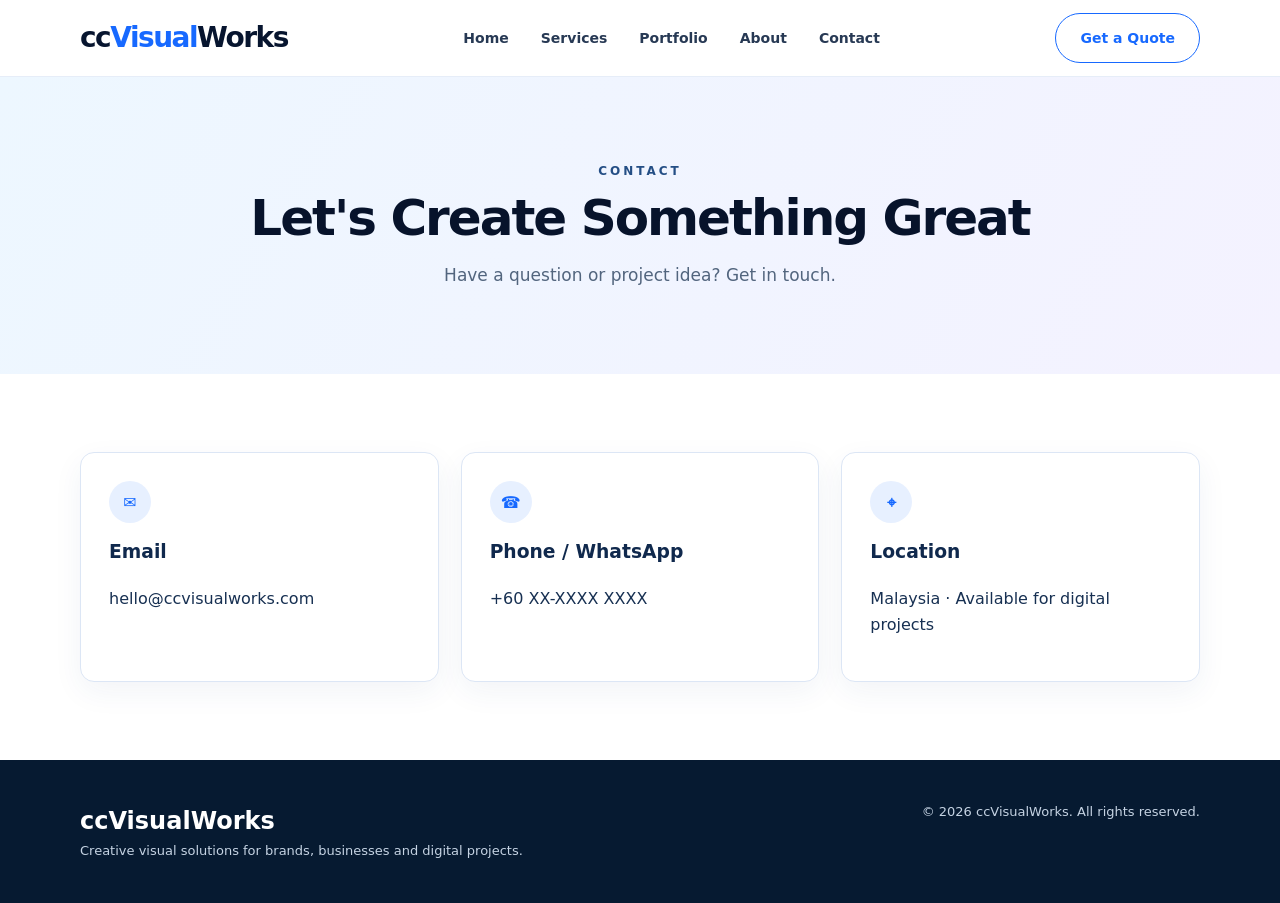
<file: contact.html>
<!doctype html>
<html lang="en"><head><meta charset="utf-8"><meta name="viewport" content="width=device-width,initial-scale=1">
<title>Contact | ccVisualWorks</title><meta name="description" content="ccVisualWorks creative visual solutions">
<link rel="stylesheet" href="style.css"></head><body>
<header><div class="container nav">
  <a class="logo" href="index.html">cc<span>Visual</span>Works</a>
  <nav class="navlinks">
    <a href="index.html">Home</a><a href="services.html">Services</a>
    <a href="portfolio.html">Portfolio</a><a href="about.html">About</a>
    <a href="contact.html">Contact</a>
  </nav>
  <a class="quote-btn" href="quote.html">Get a Quote</a>
</div></header>

<section class="page-hero"><div class="container"><div class="kicker">CONTACT</div><h1>Let's Create Something Great</h1><p class="lead">Have a question or project idea? Get in touch.</p></div></section>
<section><div class="container content-grid">
<div class="info-card"><div class="icon">✉</div><h3>Email</h3><p>hello@ccvisualworks.com</p></div>
<div class="info-card"><div class="icon">☎</div><h3>Phone / WhatsApp</h3><p>+60 XX-XXXX XXXX</p></div>
<div class="info-card"><div class="icon">⌖</div><h3>Location</h3><p>Malaysia · Available for digital projects</p></div>
</div></section>

<footer><div class="container footer-grid">
  <div><div class="footer-logo">ccVisualWorks</div><div class="small">Creative visual solutions for brands, businesses and digital projects.</div></div>
  <div class="small">© 2026 ccVisualWorks. All rights reserved.</div>
</div></footer>
</body></html>
</file>
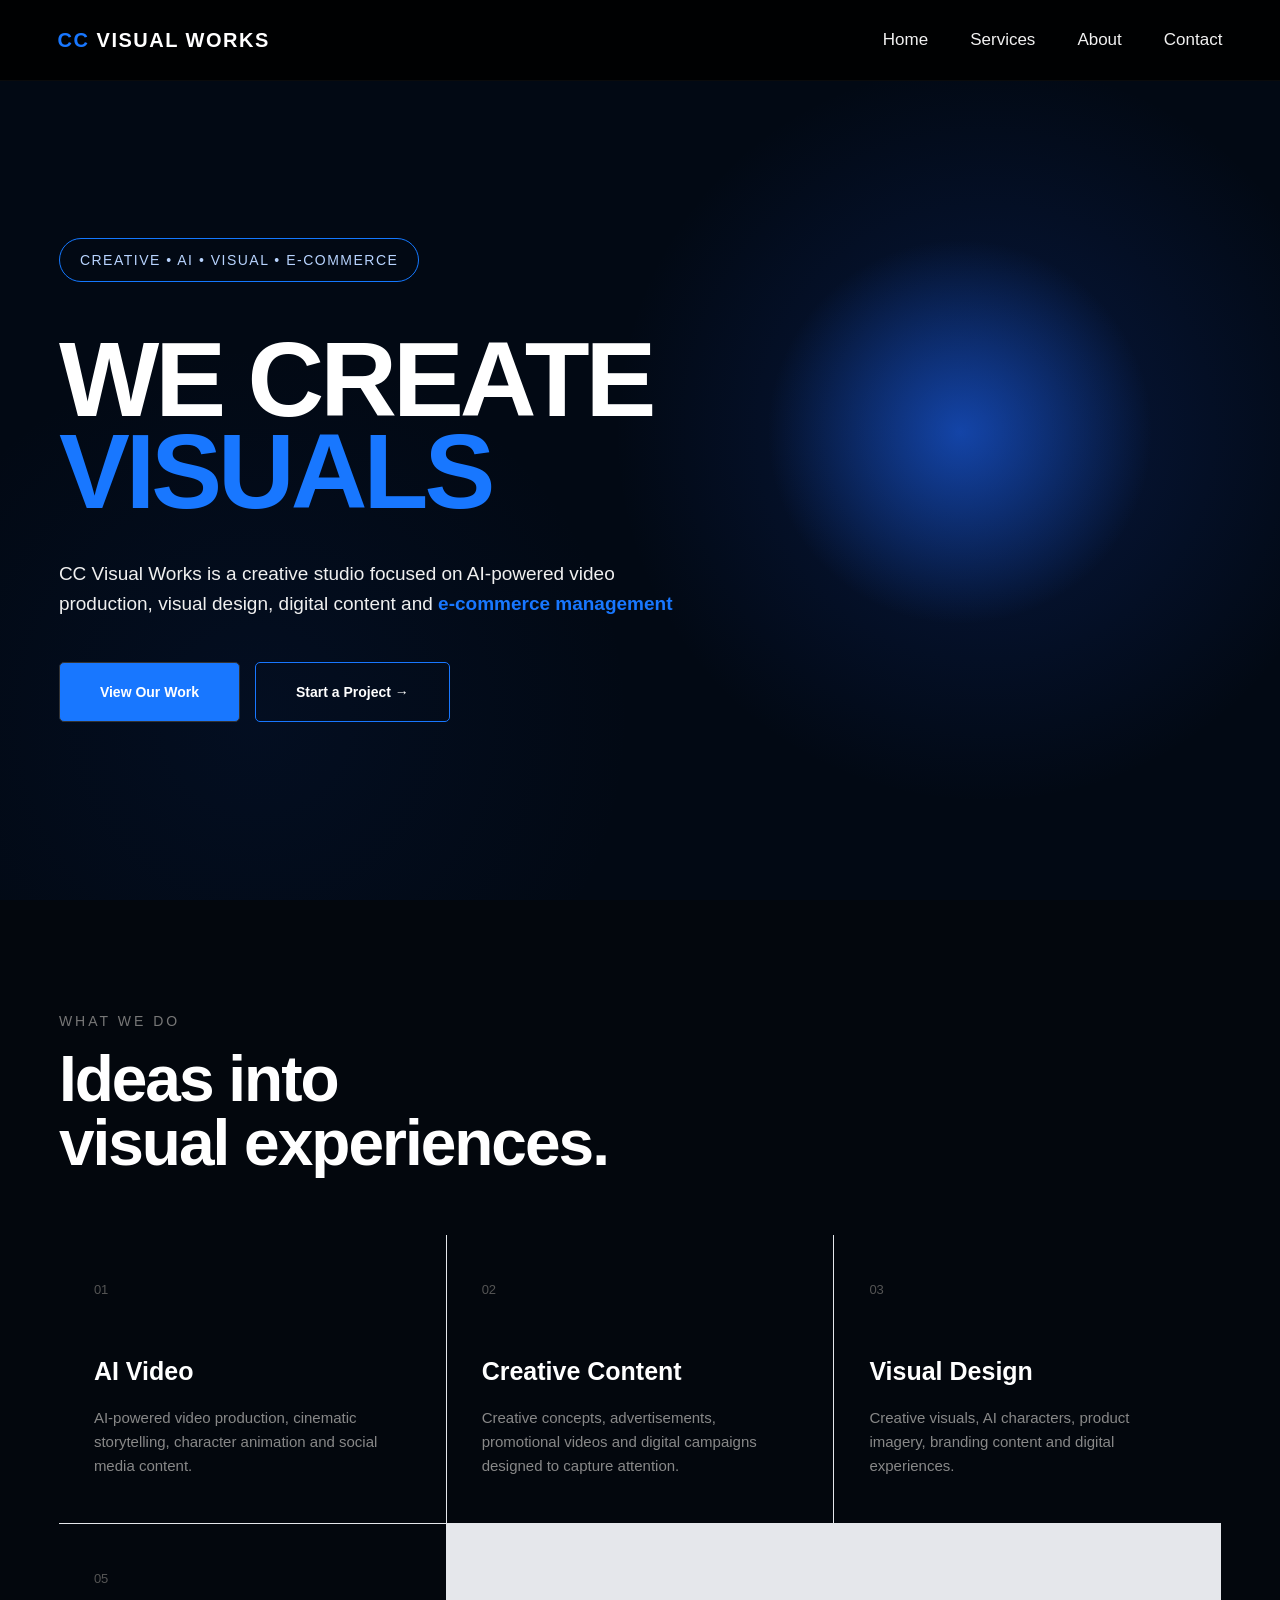
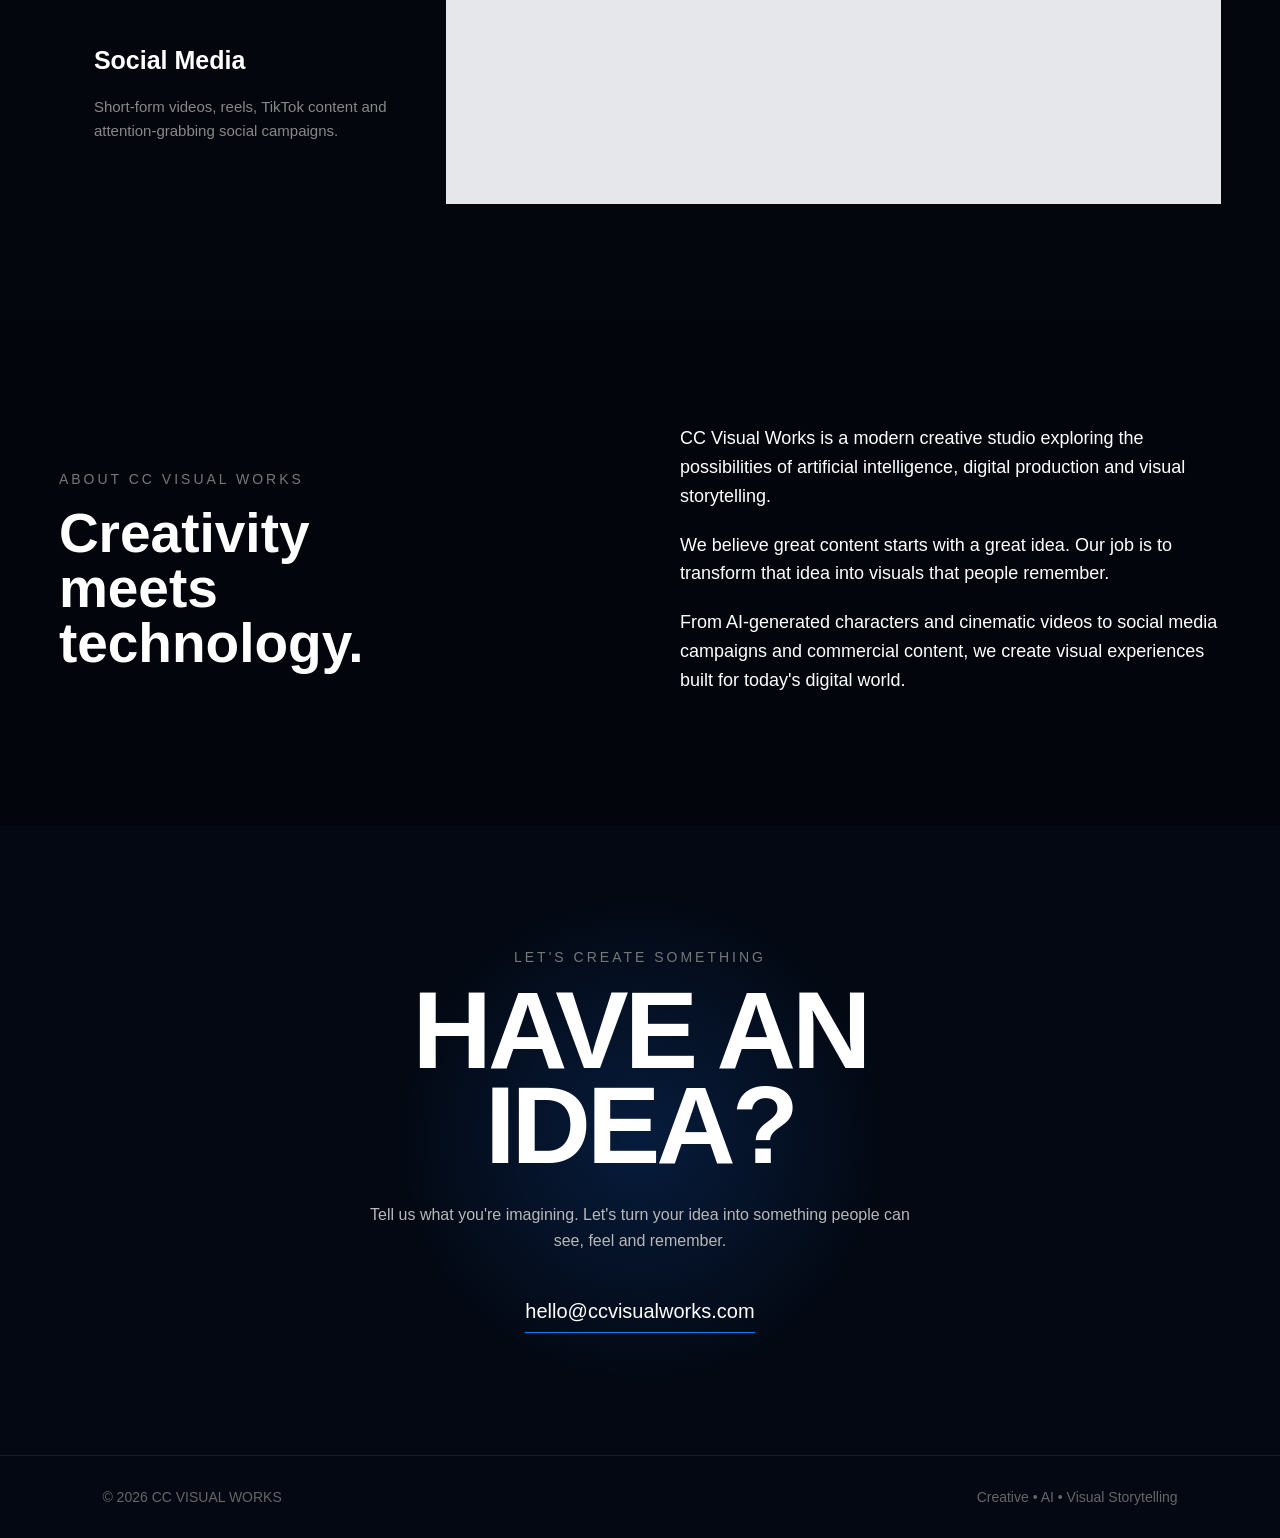
<file: index2.html>
<!DOCTYPE html>
<html lang="en">
<head>
  <meta charset="UTF-8">
  <meta name="viewport" content="width=device-width, initial-scale=1.0">

  <title>CC VISUAL WORKS | AI Creative Studio</title>
  <meta name="description" content="CC Visual Works — Creative video, AI visuals, storytelling and digital content production.">

  <style>
    * {
      margin: 0;
      padding: 0;
      box-sizing: border-box;
    }

    html {
      scroll-behavior: smooth;
    }

    body {
      font-family: Arial, Helvetica, sans-serif;
    background: #030812;
color: #ffffff;
line-height: 1.6;
    }

    a {
      color: inherit;
      text-decoration: none;
    }

    /* NAVIGATION */

    nav {
      position: fixed;
      top: 0;
      left: 0;
      width: 100%;
      z-index: 1000;
      padding: 24px 4.5%;
      display: flex;
      justify-content: space-between;
      align-items: center;
      background: rgba(0, 0, 0, 0.88);
      backdrop-filter: blur(15px);
      border-bottom: 1px solid rgba(255,255,255,0.04);
    }

    .logo {
      font-size: 20px;
      font-weight: 800;
      letter-spacing: 1.5px;
    }

    .logo span {
      color: #ffffff;
    }

    .nav-links {
      display: flex;
      gap: 42px;
      list-style: none;
    }

    .nav-links a {
      font-size: 17px;
      color: #f1f1f1;
      transition: 0.3s;
    }

    .nav-links a:hover {
      color: white;
    }

    /* HERO */

    .hero {
      min-height: 100vh;
      display: flex;
      align-items: center;
      padding: 150px 4.6% 90px;
      position: relative;
      overflow: hidden;
      background:
        radial-gradient(circle at 75% 48%, rgba(30, 105, 255, 0.55), transparent 18%),
        radial-gradient(circle at 77% 48%, rgba(25, 80, 220, 0.22), transparent 34%),
        radial-gradient(circle at 20% 80%, rgba(15, 60, 150, 0.10), transparent 30%),
        #020914;
    }

    .hero-content {
      max-width: 1050px;
      position: relative;
      z-index: 2;
    }

    .tag {
      display: inline-block;
      border: 1px solid #1478ff;
      padding: 10px 20px;
      border-radius: 50px;
      color: #b8d4ff;
      font-size: 14px;
      letter-spacing: 1.5px;
      margin-bottom: 52px;
      text-transform: uppercase;
    }

    .hero h1 {
      font-size: clamp(64px, 8.3vw, 124px);
      line-height: 0.86;
      letter-spacing: -4px;
      margin-bottom: 42px;
    }

    .hero h1 span {
      color: #1877ff;
    }

    .hero p {
      max-width: 650px;
      font-size: 19px;
      color: #f0f0f0;
      margin-bottom: 42px;
    }

    .blue-text {
      color: #1877ff;
      font-weight: 700;
    }

    .buttons {
      display: flex;
      gap: 15px;
      flex-wrap: wrap;
    }

    .btn {
      padding: 18px 40px;
      border-radius: 5px;
      font-size: 14px;
      font-weight: bold;
      transition: 0.3s;
      border: 1px solid #333;
    }

    .btn-primary {
      background: #1877ff;
      color: white;
    }

    .btn-primary:hover {
      transform: translateY(-3px);
      background: #0d64dc;
    }

    .btn-secondary {
      color: white;
      border-color: #1877ff;
    }

    .btn-secondary:hover {
      background: rgba(24,119,255,0.10);
    }

    /* SECTIONS */

    section {
      padding: 110px 4.6%;
    }

    .section-label {
      color: #777;
      text-transform: uppercase;
      letter-spacing: 3px;
      font-size: 14px;
      margin-bottom: 15px;
    }

    .section-title {
      font-size: clamp(35px, 5vw, 65px);
      line-height: 1;
      margin-bottom: 60px;
      letter-spacing: -2px;
    }

    /* SERVICES */

    .services {
      background: #03070d;
    }

    .service-grid {
      display: grid;
      grid-template-columns: repeat(3, 1fr);
      gap: 1px;
      background: #e5e7eb;
    }

    .service {
      background: #03070d;
      padding: 45px 35px;
      min-height: 280px;
      transition: 0.3s;
    }

    .service:hover {
      background: #081426;
    }

    .service-number {
      color: #555;
      font-size: 13px;
      margin-bottom: 50px;
    }

    .service h3 {
      font-size: 25px;
      margin-bottom: 15px;
    }

    .service p {
      color: #888;
      font-size: 15px;
    }

    /* WORK */

    .work-grid {
      display: grid;
      grid-template-columns: repeat(2, 1fr);
      gap: 20px;
    }

    .work-card {
  height: 400px;
  background: linear-gradient(145deg, #202735, #111722);
  border: 1px solid rgba(255,255,255,0.10);
  border-radius: 18px;
  display: flex;
  align-items: flex-end;
  padding: 35px;
  position: relative;
  overflow: hidden;
  transition: 0.35s ease;
}

.work-card:hover {
  transform: translateY(-8px);
  border-color: rgba(255,255,255,0.25);
  box-shadow: 0 25px 60px rgba(0,0,0,0.4);
}

 .work-card::before {
  content: "";
  position: absolute;
  width: 280px;
  height: 280px;
  border-radius: 50%;
  background: rgba(80, 140, 255, 0.08);
  top: -100px;
  right: -80px;
  transition: 0.5s ease;
  filter: blur(10px);
}

.work-card:hover::before {
  transform: scale(1.4);
}

.work-info {
  position: relative;
  z-index: 2;
}

.work-info small {
  color: #9aa9bd;
  text-transform: uppercase;
  letter-spacing: 1.5px;
  font-size: 11px;
  font-weight: bold;
}

.work-info h3 {
  color: #ffffff;
  font-size: 32px;
  margin-top: 8px;
  letter-spacing: -1px;
  line-height: 1.1;
}

    /* ABOUT */

    .about {
      background: #02060c;
    }

    .about-grid {
      display: grid;
      grid-template-columns: 1fr 1fr;
      gap: 80px;
      align-items: center;
    }

    .about-text {
      color: #ffffff;
      font-size: 18px;
    }

    .about-text p {
      margin-bottom: 20px;
    }

    .about-highlight {
      font-size: 55px;
      font-weight: bold;
      line-height: 1;
    }

    /* CONTACT */

    .contact {
      text-align: center;
      min-height: 70vh;
      display: flex;
      justify-content: center;
      align-items: center;
      flex-direction: column;
      background:
        radial-gradient(circle at center, rgba(24,119,255,0.18), transparent 35%),
        #030812;
    }

    .contact h2 {
      font-size: clamp(50px, 9vw, 110px);
      line-height: 0.86;
      letter-spacing: -4px;
      margin-bottom: 30px;
    }

    .contact p {
      color: #b8b8b8;
      max-width: 550px;
      margin-bottom: 42px;
    }

    .email {
      font-size: 20px;
      border-bottom: 1px solid #1877ff;
      padding-bottom: 5px;
    }

    /* FOOTER */

    footer {
      padding: 30px 8%;
      border-top: 1px solid #1c1c1c;
      display: flex;
      justify-content: space-between;
      color: #666;
      font-size: 14px;
    }

    /* MOBILE */

    @media (max-width: 800px) {

      nav {
        padding: 18px 5%;
      }

      .nav-links {
        display: none;
      }

      .hero {
        padding: 130px 6% 70px;
      }

      .hero h1 {
        letter-spacing: -3px;
      }

      section {
        padding: 80px 6%;
      }

      .service-grid {
        grid-template-columns: 1fr;
      }

      .work-grid {
        grid-template-columns: 1fr;
      }

      .work-card {
        height: 300px;
      }

      .about-grid {
        grid-template-columns: 1fr;
        gap: 40px;
      }

      .about-highlight {
        font-size: 45px;
      }

      footer {
        flex-direction: column;
        gap: 10px;
      }
    }
  </style>
</head>

<body>

  <!-- NAVIGATION -->

  <nav>
    <div class="logo">
      <strong style="color:#1877ff;">CC</strong> <span>VISUAL WORKS</span>
    </div>

    <ul class="nav-links">
      <li><a href="#home">Home</a></li>
      <li><a href="#services">Services</a></li>
      <li><a href="#about">About</a></li>
      <li><a href="#contact">Contact</a></li>
    </ul>
  </nav>


  <!-- HERO -->

  <section class="hero" id="home">

    <div class="hero-content">

      <div class="tag">
        CREATIVE • AI • VISUAL • E-COMMERCE
      </div>

      <h1>
        WE CREATE<br>
        <span>VISUALS</span>
      </h1>

      <p>
        CC Visual Works is a creative studio focused on
        AI-powered video production, visual design,
        digital content and <span class="blue-text">e-commerce management</span>
      </p>

      <div class="buttons">
        <a href="#work" class="btn btn-primary">
          View Our Work
        </a>

        <a href="#contact" class="btn btn-secondary">
          Start a Project →
        </a>
      </div>

    </div>

  </section>


  <!-- SERVICES -->

  <section class="services" id="services">

    <div class="section-label">
      What We Do
    </div>

    <h2 class="section-title">
      Ideas into<br>visual experiences.
    </h2>

    <div class="service-grid">

      <div class="service">
        <div class="service-number">01</div>
        <h3>AI Video</h3>
        <p>
          AI-powered video production, cinematic storytelling,
          character animation and social media content.
        </p>
      </div>

      <div class="service">
        <div class="service-number">02</div>
        <h3>Creative Content</h3>
        <p>
          Creative concepts, advertisements, promotional videos
          and digital campaigns designed to capture attention.
        </p>
      </div>

      <div class="service">
        <div class="service-number">03</div>
        <h3>Visual Design</h3>
        <p>
          Creative visuals, AI characters, product imagery,
          branding content and digital experiences.
        </p>
      </div>

      <div class="service">
        <div class="service-number">05</div>
        <h3>Social Media</h3>
        <p>
          Short-form videos, reels, TikTok content and
          attention-grabbing social campaigns.
        </p>
      </div>

    </div>

  </section>


  <!-- ABOUT -->

  <section class="about" id="about">

    <div class="about-grid">

      <div>
        <div class="section-label">
          About CC Visual Works
        </div>

        <div class="about-highlight">
          Creativity<br>
          meets<br>
          technology.
        </div>
      </div>

      <div class="about-text">

        <p>
          CC Visual Works is a modern creative studio exploring
          the possibilities of artificial intelligence, digital
          production and visual storytelling.
        </p>

        <p>
          We believe great content starts with a great idea.
          Our job is to transform that idea into visuals that
          people remember.
        </p>

        <p>
          From AI-generated characters and cinematic videos
          to social media campaigns and commercial content,
          we create visual experiences built for today's digital world.
        </p>

      </div>

    </div>

  </section>


  <!-- CONTACT -->

  <section class="contact" id="contact">

    <div class="section-label">
      Let's Create Something
    </div>

    <h2>
      HAVE AN<br>
      IDEA?
    </h2>

    <p>
      Tell us what you're imagining.
      Let's turn your idea into something people can see,
      feel and remember.
    </p>

    <a class="email" href="mailto:hello@ccvisualworks.com">
      hello@ccvisualworks.com
    </a>

  </section>


  <!-- FOOTER -->

  <footer>

    <div>
      © 2026 CC VISUAL WORKS
    </div>

    <div>
      Creative • AI • Visual Storytelling
    </div>

  </footer>


</body>
</html>
</file>
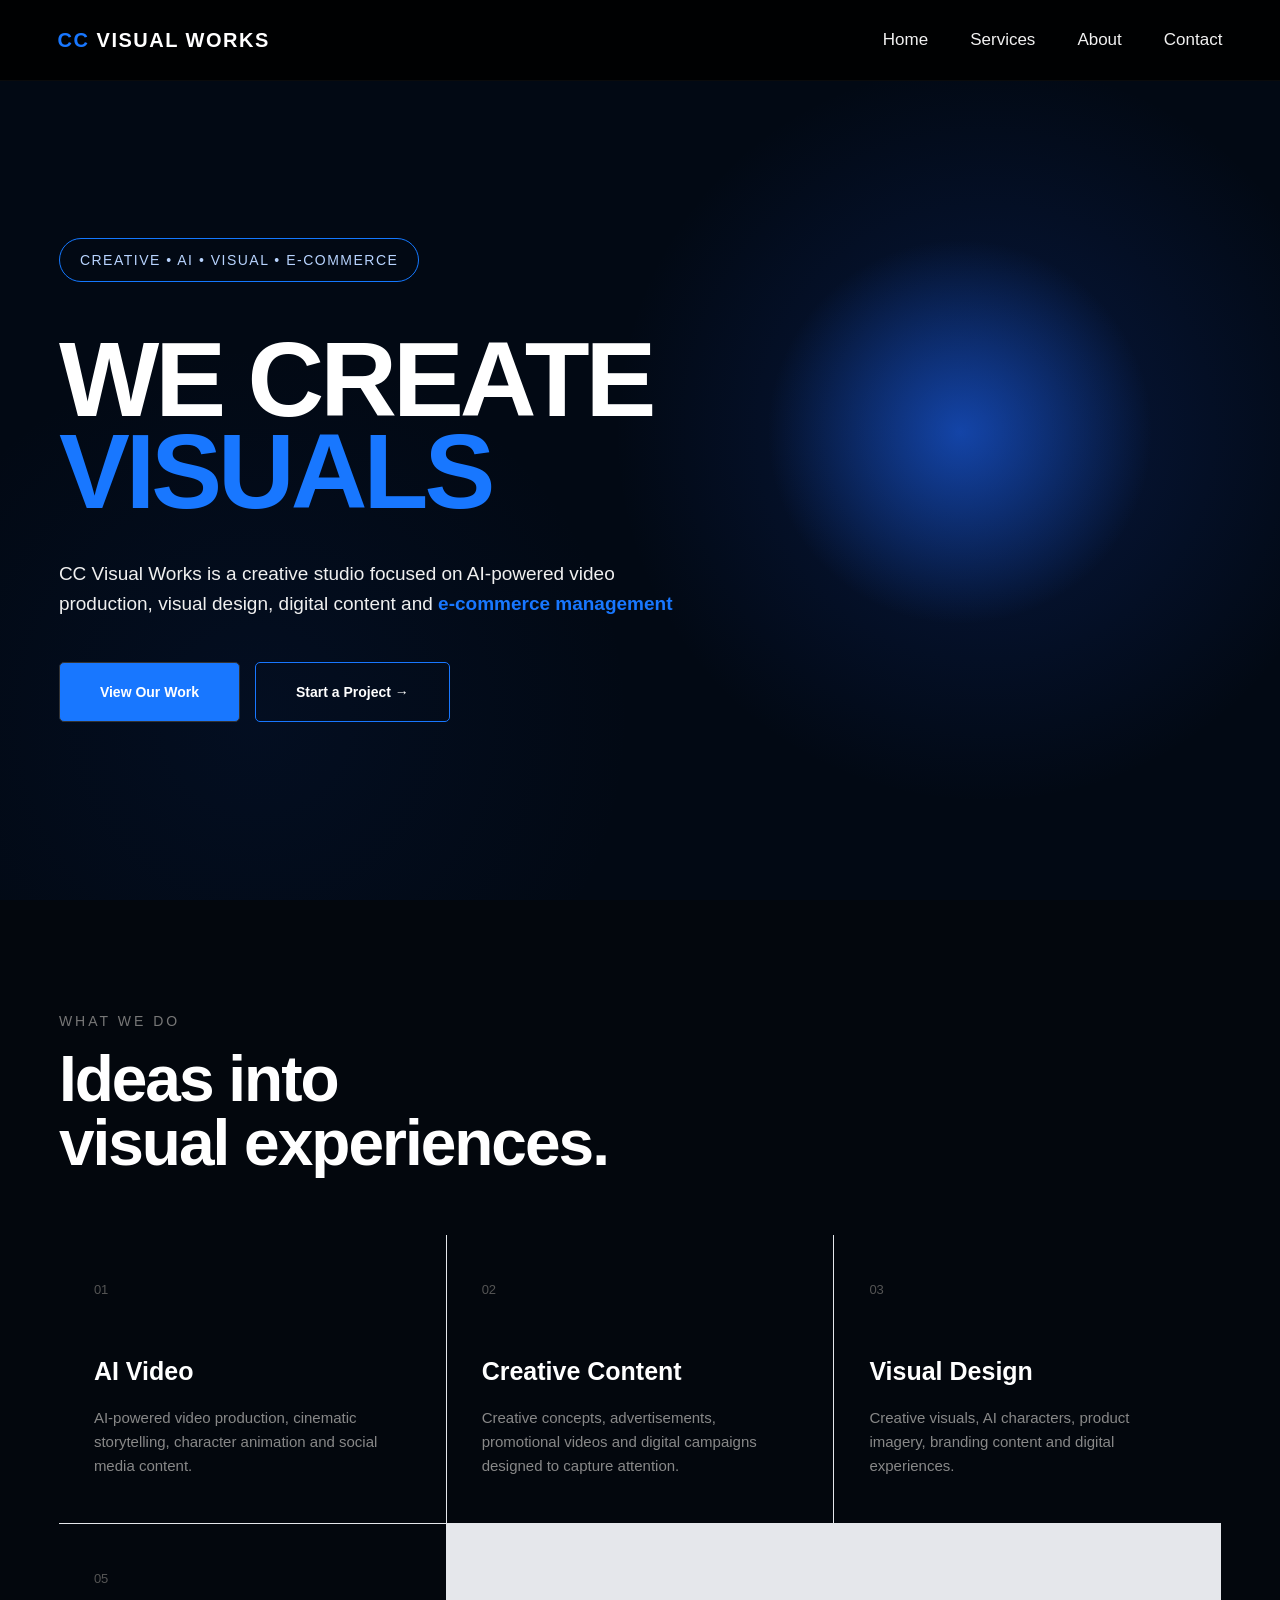
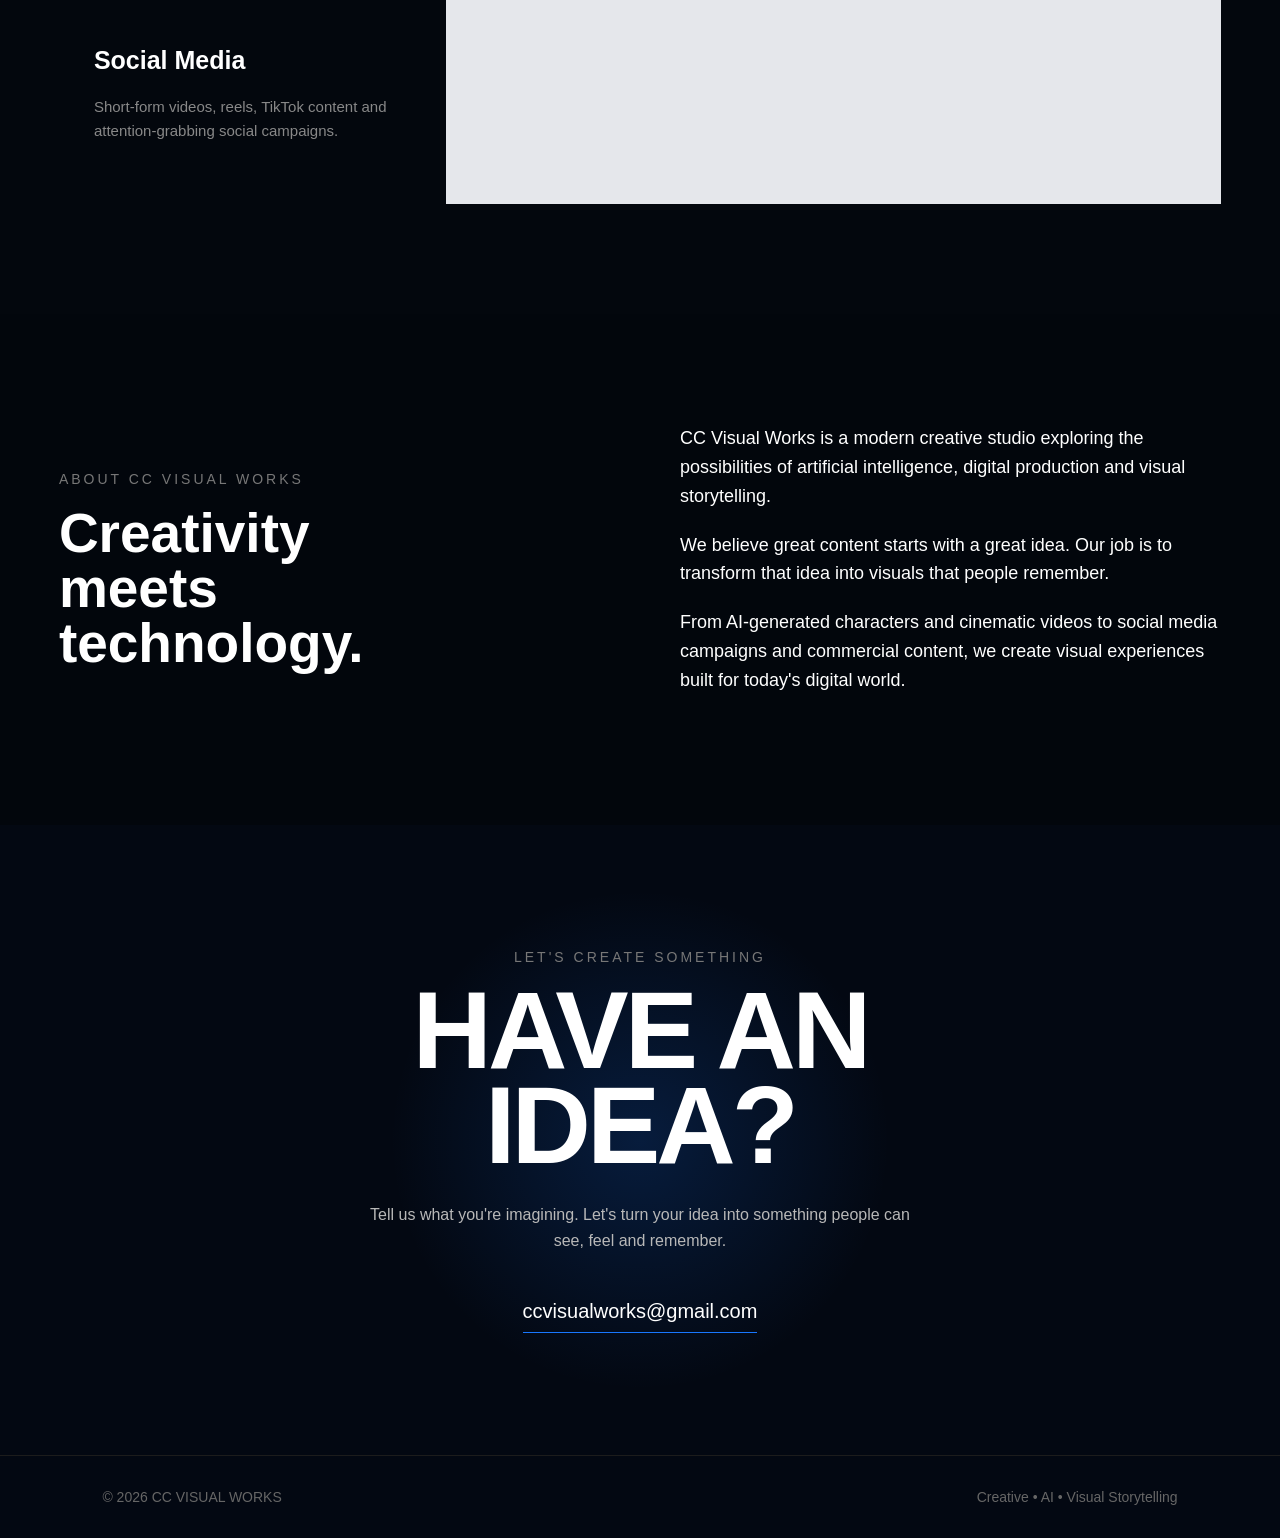
<file: index3.html>
<!DOCTYPE html>
<html lang="en">
<head>
  <meta charset="UTF-8">
  <meta name="viewport" content="width=device-width, initial-scale=1.0">

  <title>CC VISUAL WORKS | AI Creative Studio</title>
  <meta name="description" content="CC Visual Works — Creative video, AI visuals, storytelling and digital content production.">

  <style>
    * {
      margin: 0;
      padding: 0;
      box-sizing: border-box;
    }

    html {
      scroll-behavior: smooth;
    }

    body {
      font-family: Arial, Helvetica, sans-serif;
    background: #030812;
color: #ffffff;
line-height: 1.6;
    }

    a {
      color: inherit;
      text-decoration: none;
    }

    /* NAVIGATION */

    nav {
      position: fixed;
      top: 0;
      left: 0;
      width: 100%;
      z-index: 1000;
      padding: 24px 4.5%;
      display: flex;
      justify-content: space-between;
      align-items: center;
      background: rgba(0, 0, 0, 0.88);
      backdrop-filter: blur(15px);
      border-bottom: 1px solid rgba(255,255,255,0.04);
    }

    .logo {
      font-size: 20px;
      font-weight: 800;
      letter-spacing: 1.5px;
    }

    .logo span {
      color: #ffffff;
    }

    .nav-links {
      display: flex;
      gap: 42px;
      list-style: none;
    }

    .nav-links a {
      font-size: 17px;
      color: #f1f1f1;
      transition: 0.3s;
    }

    .nav-links a:hover {
      color: white;
    }

    /* HERO */

    .hero {
      min-height: 100vh;
      display: flex;
      align-items: center;
      padding: 150px 4.6% 90px;
      position: relative;
      overflow: hidden;
      background:
        radial-gradient(circle at 75% 48%, rgba(30, 105, 255, 0.55), transparent 18%),
        radial-gradient(circle at 77% 48%, rgba(25, 80, 220, 0.22), transparent 34%),
        radial-gradient(circle at 20% 80%, rgba(15, 60, 150, 0.10), transparent 30%),
        #020914;
    }

    .hero-content {
      max-width: 1050px;
      position: relative;
      z-index: 2;
    }

    .tag {
      display: inline-block;
      border: 1px solid #1478ff;
      padding: 10px 20px;
      border-radius: 50px;
      color: #b8d4ff;
      font-size: 14px;
      letter-spacing: 1.5px;
      margin-bottom: 52px;
      text-transform: uppercase;
    }

    .hero h1 {
      font-size: clamp(64px, 8.3vw, 124px);
      line-height: 0.86;
      letter-spacing: -4px;
      margin-bottom: 42px;
    }

    .hero h1 span {
      color: #1877ff;
    }

    .hero p {
      max-width: 650px;
      font-size: 19px;
      color: #f0f0f0;
      margin-bottom: 42px;
    }

    .blue-text {
      color: #1877ff;
      font-weight: 700;
    }

    .buttons {
      display: flex;
      gap: 15px;
      flex-wrap: wrap;
    }

    .btn {
      padding: 18px 40px;
      border-radius: 5px;
      font-size: 14px;
      font-weight: bold;
      transition: 0.3s;
      border: 1px solid #333;
    }

    .btn-primary {
      background: #1877ff;
      color: white;
    }

    .btn-primary:hover {
      transform: translateY(-3px);
      background: #0d64dc;
    }

    .btn-secondary {
      color: white;
      border-color: #1877ff;
    }

    .btn-secondary:hover {
      background: rgba(24,119,255,0.10);
    }

    /* SECTIONS */

    section {
      padding: 110px 4.6%;
    }

    .section-label {
      color: #777;
      text-transform: uppercase;
      letter-spacing: 3px;
      font-size: 14px;
      margin-bottom: 15px;
    }

    .section-title {
      font-size: clamp(35px, 5vw, 65px);
      line-height: 1;
      margin-bottom: 60px;
      letter-spacing: -2px;
    }

    /* SERVICES */

    .services {
      background: #03070d;
    }

    .service-grid {
      display: grid;
      grid-template-columns: repeat(3, 1fr);
      gap: 1px;
      background: #e5e7eb;
    }

    .service {
      background: #03070d;
      padding: 45px 35px;
      min-height: 280px;
      transition: 0.3s;
    }

    .service:hover {
      background: #081426;
    }

    .service-number {
      color: #555;
      font-size: 13px;
      margin-bottom: 50px;
    }

    .service h3 {
      font-size: 25px;
      margin-bottom: 15px;
    }

    .service p {
      color: #888;
      font-size: 15px;
    }

    /* WORK */

    .work-grid {
      display: grid;
      grid-template-columns: repeat(2, 1fr);
      gap: 20px;
    }

    .work-card {
  height: 400px;
  background: linear-gradient(145deg, #202735, #111722);
  border: 1px solid rgba(255,255,255,0.10);
  border-radius: 18px;
  display: flex;
  align-items: flex-end;
  padding: 35px;
  position: relative;
  overflow: hidden;
  transition: 0.35s ease;
}

.work-card:hover {
  transform: translateY(-8px);
  border-color: rgba(255,255,255,0.25);
  box-shadow: 0 25px 60px rgba(0,0,0,0.4);
}

 .work-card::before {
  content: "";
  position: absolute;
  width: 280px;
  height: 280px;
  border-radius: 50%;
  background: rgba(80, 140, 255, 0.08);
  top: -100px;
  right: -80px;
  transition: 0.5s ease;
  filter: blur(10px);
}

.work-card:hover::before {
  transform: scale(1.4);
}

.work-info {
  position: relative;
  z-index: 2;
}

.work-info small {
  color: #9aa9bd;
  text-transform: uppercase;
  letter-spacing: 1.5px;
  font-size: 11px;
  font-weight: bold;
}

.work-info h3 {
  color: #ffffff;
  font-size: 32px;
  margin-top: 8px;
  letter-spacing: -1px;
  line-height: 1.1;
}

    /* ABOUT */

    .about {
      background: #02060c;
    }

    .about-grid {
      display: grid;
      grid-template-columns: 1fr 1fr;
      gap: 80px;
      align-items: center;
    }

    .about-text {
      color: #ffffff;
      font-size: 18px;
    }

    .about-text p {
      margin-bottom: 20px;
    }

    .about-highlight {
      font-size: 55px;
      font-weight: bold;
      line-height: 1;
    }

    /* CONTACT */

    .contact {
      text-align: center;
      min-height: 70vh;
      display: flex;
      justify-content: center;
      align-items: center;
      flex-direction: column;
      background:
        radial-gradient(circle at center, rgba(24,119,255,0.18), transparent 35%),
        #030812;
    }

    .contact h2 {
      font-size: clamp(50px, 9vw, 110px);
      line-height: 0.86;
      letter-spacing: -4px;
      margin-bottom: 30px;
    }

    .contact p {
      color: #b8b8b8;
      max-width: 550px;
      margin-bottom: 42px;
    }

    .email {
      font-size: 20px;
      border-bottom: 1px solid #1877ff;
      padding-bottom: 5px;
    }

    /* FOOTER */

    footer {
      padding: 30px 8%;
      border-top: 1px solid #1c1c1c;
      display: flex;
      justify-content: space-between;
      color: #666;
      font-size: 14px;
    }

    /* MOBILE */

    @media (max-width: 800px) {

      nav {
        padding: 18px 5%;
      }

      .nav-links {
        display: none;
      }

      .hero {
        padding: 130px 6% 70px;
      }

      .hero h1 {
        letter-spacing: -3px;
      }

      section {
        padding: 80px 6%;
      }

      .service-grid {
        grid-template-columns: 1fr;
      }

      .work-grid {
        grid-template-columns: 1fr;
      }

      .work-card {
        height: 300px;
      }

      .about-grid {
        grid-template-columns: 1fr;
        gap: 40px;
      }

      .about-highlight {
        font-size: 45px;
      }

      footer {
        flex-direction: column;
        gap: 10px;
      }
    }
  </style>
</head>

<body>

  <!-- NAVIGATION -->

  <nav>
    <div class="logo">
      <strong style="color:#1877ff;">CC</strong> <span>VISUAL WORKS</span>
    </div>

    <ul class="nav-links">
      <li><a href="#home">Home</a></li>
      <li><a href="#services">Services</a></li>
      <li><a href="#about">About</a></li>
      <li><a href="#contact">Contact</a></li>
    </ul>
  </nav>


  <!-- HERO -->

  <section class="hero" id="home">

    <div class="hero-content">

      <div class="tag">
        CREATIVE • AI • VISUAL • E-COMMERCE
      </div>

      <h1>
        WE CREATE<br>
        <span>VISUALS</span>
      </h1>

      <p>
        CC Visual Works is a creative studio focused on
        AI-powered video production, visual design,
        digital content and <span class="blue-text">e-commerce management</span>
      </p>

      <div class="buttons">
        <a href="#work" class="btn btn-primary">
          View Our Work
        </a>

        <a href="#contact" class="btn btn-secondary">
          Start a Project →
        </a>
      </div>

    </div>

  </section>


  <!-- SERVICES -->

  <section class="services" id="services">

    <div class="section-label">
      What We Do
    </div>

    <h2 class="section-title">
      Ideas into<br>visual experiences.
    </h2>

    <div class="service-grid">

      <div class="service">
        <div class="service-number">01</div>
        <h3>AI Video</h3>
        <p>
          AI-powered video production, cinematic storytelling,
          character animation and social media content.
        </p>
      </div>

      <div class="service">
        <div class="service-number">02</div>
        <h3>Creative Content</h3>
        <p>
          Creative concepts, advertisements, promotional videos
          and digital campaigns designed to capture attention.
        </p>
      </div>

      <div class="service">
        <div class="service-number">03</div>
        <h3>Visual Design</h3>
        <p>
          Creative visuals, AI characters, product imagery,
          branding content and digital experiences.
        </p>
      </div>

      <div class="service">
        <div class="service-number">05</div>
        <h3>Social Media</h3>
        <p>
          Short-form videos, reels, TikTok content and
          attention-grabbing social campaigns.
        </p>
      </div>

    </div>

  </section>


  <!-- ABOUT -->

  <section class="about" id="about">

    <div class="about-grid">

      <div>
        <div class="section-label">
          About CC Visual Works
        </div>

        <div class="about-highlight">
          Creativity<br>
          meets<br>
          technology.
        </div>
      </div>

      <div class="about-text">

        <p>
          CC Visual Works is a modern creative studio exploring
          the possibilities of artificial intelligence, digital
          production and visual storytelling.
        </p>

        <p>
          We believe great content starts with a great idea.
          Our job is to transform that idea into visuals that
          people remember.
        </p>

        <p>
          From AI-generated characters and cinematic videos
          to social media campaigns and commercial content,
          we create visual experiences built for today's digital world.
        </p>

      </div>

    </div>

  </section>


  <!-- CONTACT -->

  <section class="contact" id="contact">

    <div class="section-label">
      Let's Create Something
    </div>

    <h2>
      HAVE AN<br>
      IDEA?
    </h2>

    <p>
      Tell us what you're imagining.
      Let's turn your idea into something people can see,
      feel and remember.
    </p>

    <a class="email" href="mailto:ccvisualworks@gmail.com.com">
      ccvisualworks@gmail.com
    </a>

  </section>


  <!-- FOOTER -->

  <footer>

    <div>
      © 2026 CC VISUAL WORKS
    </div>

    <div>
      Creative • AI • Visual Storytelling
    </div>

  </footer>


</body>
</html>
</file>
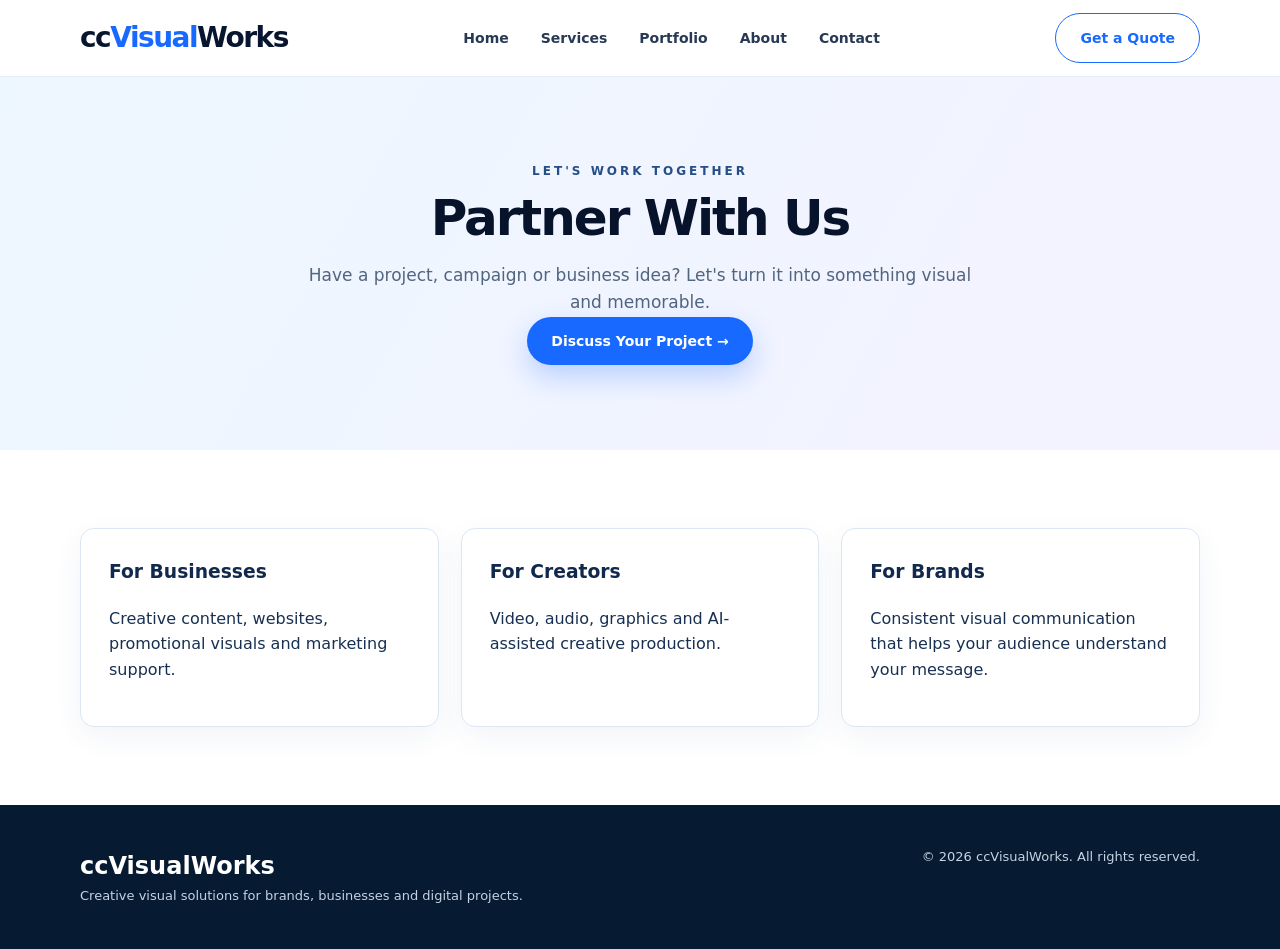
<file: partner.html>
<!doctype html>
<html lang="en"><head><meta charset="utf-8"><meta name="viewport" content="width=device-width,initial-scale=1">
<title>Partner | ccVisualWorks</title><meta name="description" content="ccVisualWorks creative visual solutions">
<link rel="stylesheet" href="style.css"></head><body>
<header><div class="container nav">
  <a class="logo" href="index.html">cc<span>Visual</span>Works</a>
  <nav class="navlinks">
    <a href="index.html">Home</a><a href="services.html">Services</a>
    <a href="portfolio.html">Portfolio</a><a href="about.html">About</a>
    <a href="contact.html">Contact</a>
  </nav>
  <a class="quote-btn" href="quote.html">Get a Quote</a>
</div></header>

<section class="page-hero"><div class="container"><div class="kicker">LET'S WORK TOGETHER</div><h1>Partner With Us</h1><p class="lead">Have a project, campaign or business idea? Let's turn it into something visual and memorable.</p><a class="primary-btn" href="quote.html">Discuss Your Project →</a></div></section>
<section><div class="container content-grid"><div class="info-card"><h3>For Businesses</h3><p>Creative content, websites, promotional visuals and marketing support.</p></div><div class="info-card"><h3>For Creators</h3><p>Video, audio, graphics and AI-assisted creative production.</p></div><div class="info-card"><h3>For Brands</h3><p>Consistent visual communication that helps your audience understand your message.</p></div></div></section>

<footer><div class="container footer-grid">
  <div><div class="footer-logo">ccVisualWorks</div><div class="small">Creative visual solutions for brands, businesses and digital projects.</div></div>
  <div class="small">© 2026 ccVisualWorks. All rights reserved.</div>
</div></footer>
</body></html>
</file>
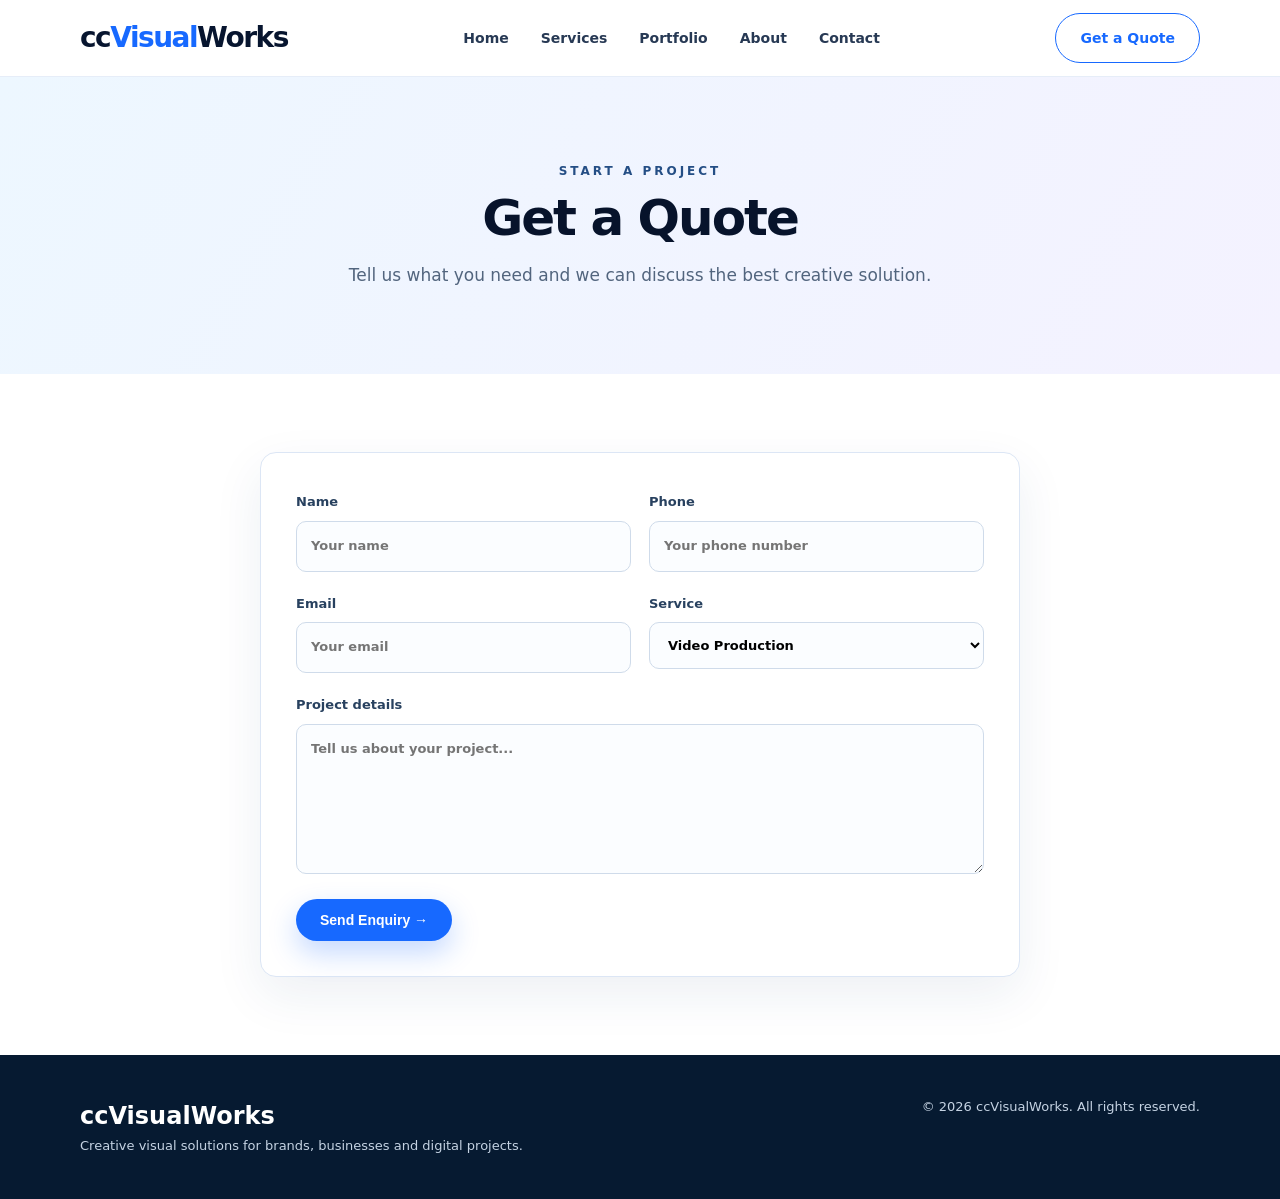
<file: quote.html>
<!doctype html>
<html lang="en"><head><meta charset="utf-8"><meta name="viewport" content="width=device-width,initial-scale=1">
<title>Get a Quote | ccVisualWorks</title><meta name="description" content="ccVisualWorks creative visual solutions">
<link rel="stylesheet" href="style.css"></head><body>
<header><div class="container nav">
  <a class="logo" href="index.html">cc<span>Visual</span>Works</a>
  <nav class="navlinks">
    <a href="index.html">Home</a><a href="services.html">Services</a>
    <a href="portfolio.html">Portfolio</a><a href="about.html">About</a>
    <a href="contact.html">Contact</a>
  </nav>
  <a class="quote-btn" href="quote.html">Get a Quote</a>
</div></header>

<section class="page-hero"><div class="container"><div class="kicker">START A PROJECT</div><h1>Get a Quote</h1><p class="lead">Tell us what you need and we can discuss the best creative solution.</p></div></section>
<section><div class="container form-wrap"><form action="mailto:hello@ccvisualworks.com" method="post" enctype="text/plain">
<div class="form-grid">
<div><label>Name<input name="name" required placeholder="Your name"></label></div>
<div><label>Phone<input name="phone" placeholder="Your phone number"></label></div>
<div><label>Email<input type="email" name="email" required placeholder="Your email"></label></div>
<div><label>Service<select name="service"><option>Video Production</option><option>Audio Production</option><option>AI Creative Solutions</option><option>Graphic Design</option><option>Website Solutions</option><option>Marketing Support</option></select></label></div>
<div class="full"><label>Project details<textarea name="message" placeholder="Tell us about your project..."></textarea></label></div>
<div class="full"><button class="primary-btn" type="submit">Send Enquiry →</button></div>
</div></form></div></section>

<footer><div class="container footer-grid">
  <div><div class="footer-logo">ccVisualWorks</div><div class="small">Creative visual solutions for brands, businesses and digital projects.</div></div>
  <div class="small">© 2026 ccVisualWorks. All rights reserved.</div>
</div></footer>
</body></html>
</file>
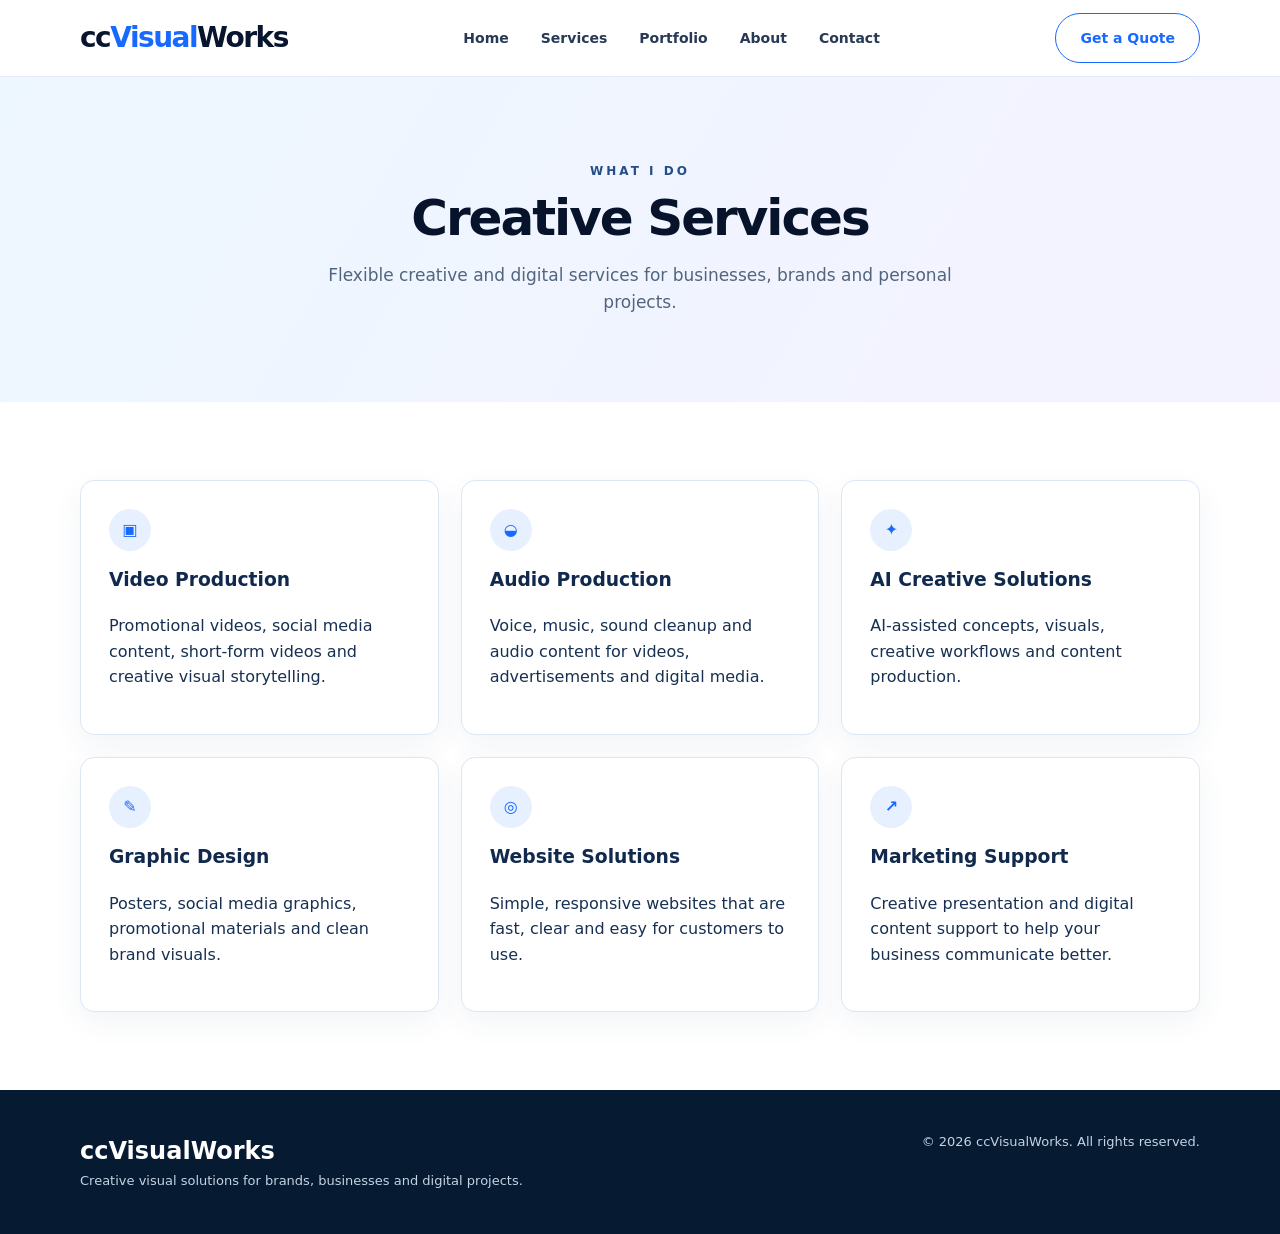
<file: services.html>
<!doctype html>
<html lang="en"><head><meta charset="utf-8"><meta name="viewport" content="width=device-width,initial-scale=1">
<title>Services | ccVisualWorks</title><meta name="description" content="ccVisualWorks creative visual solutions">
<link rel="stylesheet" href="style.css"></head><body>
<header><div class="container nav">
  <a class="logo" href="index.html">cc<span>Visual</span>Works</a>
  <nav class="navlinks">
    <a href="index.html">Home</a><a href="services.html">Services</a>
    <a href="portfolio.html">Portfolio</a><a href="about.html">About</a>
    <a href="contact.html">Contact</a>
  </nav>
  <a class="quote-btn" href="quote.html">Get a Quote</a>
</div></header>

<section class="page-hero"><div class="container"><div class="kicker">WHAT I DO</div><h1>Creative Services</h1><p class="lead">Flexible creative and digital services for businesses, brands and personal projects.</p></div></section>
<section><div class="container content-grid">
  <div class="info-card"><div class="icon">▣</div><h3>Video Production</h3><p>Promotional videos, social media content, short-form videos and creative visual storytelling.</p></div>
  <div class="info-card"><div class="icon">◒</div><h3>Audio Production</h3><p>Voice, music, sound cleanup and audio content for videos, advertisements and digital media.</p></div>
  <div class="info-card"><div class="icon">✦</div><h3>AI Creative Solutions</h3><p>AI-assisted concepts, visuals, creative workflows and content production.</p></div>
  <div class="info-card"><div class="icon">✎</div><h3>Graphic Design</h3><p>Posters, social media graphics, promotional materials and clean brand visuals.</p></div>
  <div class="info-card"><div class="icon">◎</div><h3>Website Solutions</h3><p>Simple, responsive websites that are fast, clear and easy for customers to use.</p></div>
  <div class="info-card"><div class="icon">↗</div><h3>Marketing Support</h3><p>Creative presentation and digital content support to help your business communicate better.</p></div>
</div></section>

<footer><div class="container footer-grid">
  <div><div class="footer-logo">ccVisualWorks</div><div class="small">Creative visual solutions for brands, businesses and digital projects.</div></div>
  <div class="small">© 2026 ccVisualWorks. All rights reserved.</div>
</div></footer>
</body></html>
</file>
<file: style.css>
:root{
  --blue:#1769ff;
  --blue2:#5c45ff;
  --navy:#07152f;
  --text:#173052;
  --muted:#61718a;
  --line:#dce6f5;
  --soft:#eef6ff;
  --white:#fff;
  --dark:#0b274a;
}
*{box-sizing:border-box}
html{scroll-behavior:smooth}
body{
  margin:0;
  font-family:Inter,ui-sans-serif,system-ui,-apple-system,BlinkMacSystemFont,"Segoe UI",sans-serif;
  color:var(--text);
  background:#fff;
  line-height:1.6;
}
a{text-decoration:none;color:inherit}
img{max-width:100%;display:block}
.container{width:min(1120px,92%);margin:auto}
header{
  position:sticky;top:0;z-index:20;
  background:rgba(255,255,255,.88);
  backdrop-filter:blur(16px);
  border-bottom:1px solid rgba(220,230,245,.7);
}
.nav{height:76px;display:flex;align-items:center;justify-content:space-between;gap:24px}
.logo{font-size:28px;font-weight:900;letter-spacing:-1.5px;color:var(--navy)}
.logo span{color:var(--blue)}
.navlinks{display:flex;gap:32px;align-items:center}
.navlinks a{font-size:14px;font-weight:650;color:#273954}
.navlinks a:hover,.navlinks a.active{color:var(--blue)}
.quote-btn,.primary-btn{
  display:inline-flex;align-items:center;justify-content:center;gap:10px;
  border-radius:999px;padding:13px 24px;font-weight:750;font-size:14px;
  transition:.2s ease;
}
.quote-btn{border:1.5px solid var(--blue);color:var(--blue);background:#fff}
.quote-btn:hover{background:var(--blue);color:#fff}
.primary-btn{background:var(--blue);color:#fff;border:0;box-shadow:0 12px 28px rgba(23,105,255,.25)}
.primary-btn:hover{transform:translateY(-2px);box-shadow:0 16px 32px rgba(23,105,255,.32)}
.outline-btn{display:inline-flex;align-items:center;gap:10px;border:1.5px solid var(--blue);color:var(--blue);border-radius:999px;padding:11px 20px;font-weight:750;font-size:13px}
.hero{
  min-height:520px;
  position:relative;overflow:hidden;
  background:
    radial-gradient(circle at 78% 28%,rgba(91,166,255,.38),transparent 31%),
    radial-gradient(circle at 16% 70%,rgba(255,208,130,.34),transparent 27%),
    linear-gradient(115deg,#fff 0%,#e9f5ff 54%,#e8eaff 100%);
}
.hero:after{
  content:"";position:absolute;inset:auto -10% -46% 35%;height:440px;
  border-radius:50%;border:2px solid rgba(42,117,255,.35);
  box-shadow:0 -8px 0 rgba(255,255,255,.8),0 -18px 0 rgba(42,117,255,.08);
  transform:rotate(-8deg);
}
.hero-inner{min-height:520px;display:grid;grid-template-columns:1fr 1.05fr;align-items:center;gap:36px;position:relative;z-index:2}
.kicker{font-size:12px;letter-spacing:3px;font-weight:850;color:#244e85;margin-bottom:12px}
h1{font-size:56px;line-height:1.02;letter-spacing:-3px;color:#07132b;margin:0 0 18px;font-weight:900}
.gradient-text{background:linear-gradient(90deg,var(--blue),var(--blue2));-webkit-background-clip:text;background-clip:text;color:transparent}
.lead{font-size:17px;color:#52657e;max-width:520px;margin:0 0 26px}
.hero-actions{display:flex;gap:12px;flex-wrap:wrap}
.hero-media{position:relative;height:390px;display:flex;align-items:center;justify-content:center}
.hero-card{
  width:min(560px,100%);border-radius:6px;overflow:hidden;position:relative;
  box-shadow:0 24px 60px rgba(24,65,120,.25);transform:rotate(-3deg);
  border:2px solid rgba(255,255,255,.9);
}
.hero-card img{width:100%;height:320px;object-fit:cover}
.play{
  position:absolute;left:50%;top:50%;transform:translate(-50%,-50%);
  width:62px;height:62px;border-radius:50%;border:1px solid rgba(255,255,255,.9);
  background:rgba(15,36,65,.3);color:#fff;display:grid;place-items:center;font-size:22px;
}
.hero-note{position:absolute;right:0;bottom:38px;color:#fff;font-size:28px;line-height:1.1;font-family:cursive;transform:rotate(-8deg);text-align:center}
section{padding:78px 0}
.about{background:#fff}
.about-grid{display:grid;grid-template-columns:1fr 1fr;gap:60px;align-items:center}
.about-image{position:relative}
.about-image img{height:310px;width:100%;object-fit:cover;border-radius:14px;box-shadow:0 20px 45px rgba(40,76,120,.15)}
.about-tag{
  position:absolute;left:-28px;bottom:25px;background:#fff;border-radius:50%;
  width:120px;height:120px;display:grid;place-items:center;text-align:center;
  color:var(--blue);font-size:20px;font-family:cursive;line-height:1.05;
  box-shadow:0 12px 35px rgba(50,90,140,.12);transform:rotate(-8deg)
}
.section-kicker{font-size:11px;letter-spacing:3px;font-weight:850;color:#174d91}
h2{font-size:34px;line-height:1.08;letter-spacing:-1.5px;color:#092047;margin:10px 0 15px}
.copy{color:#5c6e85;max-width:520px}
.services{padding-top:24px}
.services-box{
  background:linear-gradient(135deg,#f1f8ff,#f8fbff);
  border:1px solid #e2ebf7;border-radius:16px;padding:42px;
  display:grid;grid-template-columns:.85fr 1.7fr;gap:42px;
}
.service-grid{display:grid;grid-template-columns:repeat(3,1fr);gap:14px}
.service-card{
  background:#fff;border:1px solid #e6edf7;border-radius:12px;padding:24px;
  box-shadow:0 10px 25px rgba(52,83,122,.06)
}
.icon{width:42px;height:42px;border-radius:50%;display:grid;place-items:center;background:#e7f0ff;color:var(--blue);font-weight:900;margin-bottom:14px}
.service-card h3{font-size:16px;color:#11294c;margin:0 0 4px}
.service-card p{font-size:13px;color:#6a7a91;margin:0}
.dark-section{background:linear-gradient(115deg,#0a2748,#183e68);color:#fff;position:relative;overflow:hidden}
.dark-section:before{content:"";position:absolute;width:420px;height:420px;border:1px solid rgba(255,255,255,.08);border-radius:50%;left:-250px;top:-130px}
.portfolio-head{display:flex;justify-content:space-between;align-items:end;gap:20px;margin-bottom:30px}
.dark-section h2,.dark-section .copy{color:#fff}
.portfolio-grid{display:grid;grid-template-columns:repeat(4,1fr);gap:16px}
.project img{height:145px;width:100%;object-fit:cover;border-radius:10px;border:1px solid rgba(255,255,255,.25)}
.project h3{font-size:13px;margin:9px 0 2px}
.project p{font-size:12px;color:#c9d7e9;margin:0}
.page-hero{
  padding:85px 0;background:linear-gradient(120deg,#edf7ff,#f4f2ff);
  text-align:center
}
.page-hero h1{font-size:50px;letter-spacing:-2px}
.page-hero .lead{margin:0 auto;max-width:680px}
.content-grid{display:grid;grid-template-columns:repeat(3,1fr);gap:22px}
.info-card{padding:28px;border:1px solid var(--line);border-radius:14px;background:#fff;box-shadow:0 10px 30px rgba(40,75,120,.06)}
.info-card h3{margin-top:0;color:#10294d}
.form-wrap{max-width:760px;margin:auto;border:1px solid var(--line);border-radius:16px;padding:35px;background:#fff;box-shadow:0 18px 50px rgba(30,70,120,.08)}
.form-grid{display:grid;grid-template-columns:1fr 1fr;gap:18px}
label{font-size:13px;font-weight:750;color:#28415f}
input,textarea,select{
  width:100%;margin-top:7px;border:1px solid #cfdbea;border-radius:10px;
  padding:14px;font:inherit;outline:none;background:#fbfdff
}
textarea{min-height:150px;resize:vertical}
.full{grid-column:1/-1}
footer{background:#061a31;color:#c5d3e3;padding:42px 0}
.footer-grid{display:flex;justify-content:space-between;gap:25px;flex-wrap:wrap}
.footer-logo{color:#fff;font-size:24px;font-weight:900}
.small{font-size:13px}
.mobile-menu{display:none}
@media(max-width:900px){
  .navlinks{display:none}.mobile-menu{display:block;font-size:24px}
  .hero-inner,.about-grid,.services-box{grid-template-columns:1fr}
  .hero{min-height:auto}.hero-inner{padding:65px 0}.hero-media{height:320px}
  h1{font-size:44px}.service-grid{grid-template-columns:repeat(2,1fr)}
  .portfolio-grid{grid-template-columns:repeat(2,1fr)}
  .content-grid{grid-template-columns:1fr 1fr}
}
@media(max-width:600px){
  section{padding:58px 0}.nav{height:68px}.quote-btn{padding:10px 15px}
  h1{font-size:38px;letter-spacing:-2px}.page-hero h1{font-size:38px}
  .hero-card img{height:240px}.hero-media{height:270px}
  .service-grid,.portfolio-grid,.content-grid,.form-grid{grid-template-columns:1fr}
  .services-box{padding:24px}.portfolio-head{display:block}.portfolio-head .outline-btn{margin-top:15px}
  .about-tag{left:-10px;width:95px;height:95px;font-size:16px}
}
</file>
